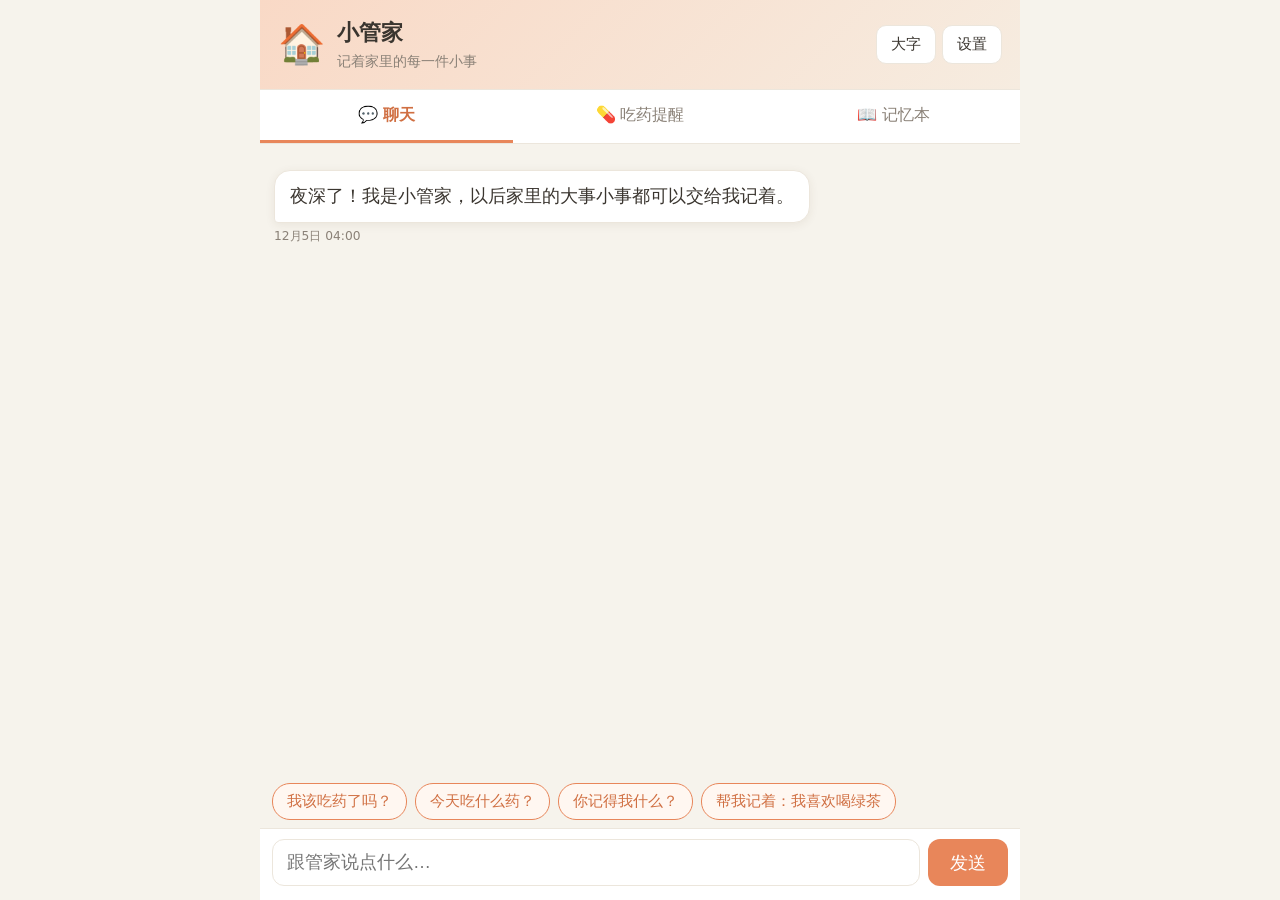
<file: AI管家/index.html>
<!DOCTYPE html>
<html lang="zh-CN">
<head>
<meta charset="UTF-8">
<meta name="viewport" content="width=device-width, initial-scale=1.0">
<title>AI 管家 · 全年龄家庭助手</title>
<link rel="stylesheet" href="style.css">
</head>
<body>
<div id="app">
  <header>
    <div class="brand">
      <span class="avatar">🏠</span>
      <div>
        <h1 id="butlerNameH">小管家</h1>
        <p class="greet" id="greetLine">记着家里的每一件小事</p>
      </div>
    </div>
    <div>
      <button class="icon-btn" id="bigFontBtn">大字</button>
      <button class="icon-btn" id="settingsBtn">设置</button>
    </div>
  </header>

  <nav class="tabs">
    <button data-tab="chat" class="active">💬 聊天</button>
    <button data-tab="meds">💊 吃药提醒</button>
    <button data-tab="memory">📖 记忆本</button>
  </nav>

  <main>
    <section class="panel active" data-panel="chat">
      <div id="messages"></div>
      <div id="chips"></div>
      <div class="composer">
        <input id="chatInput" type="text" placeholder="跟管家说点什么…" autocomplete="off">
        <button id="sendBtn">发送</button>
      </div>
    </section>

    <section class="panel" data-panel="meds">
      <div id="nextDose"></div>
      <button class="btn-ghost" id="addMedBtn" style="width:100%">＋ 添加药品</button>
      <div id="medForm" hidden>
        <label>药名</label>
        <input id="medName" placeholder="如：阿司匹林">
        <label>每次用量</label>
        <input id="medDose" placeholder="如：1片 / 1袋">
        <label>服用时间（可多个，用逗号分开）</label>
        <input id="medTimes" placeholder="如：08:00, 12:30, 18:30">
        <label>备注（可选）</label>
        <input id="medNote" placeholder="如：饭后吃">
        <div class="form-actions">
          <button class="btn-primary" id="medSaveBtn" style="flex:1">保存</button>
          <button class="btn-ghost" id="medCancelBtn" style="flex:1">取消</button>
        </div>
      </div>
      <div id="medList"></div>
    </section>

    <section class="panel" data-panel="memory">
      <div id="vitals"></div>
      <button class="btn-ghost" id="addFactBtn" style="width:100%">＋ 手动记一笔</button>
      <input id="factInput" type="text" placeholder="比如：爸爸喜欢饭后散步" hidden>
      <div id="factList"></div>
    </section>
  </main>

  <div id="reminderBanner" hidden>
    <h4>💊 该吃药啦</h4>
    <p id="reminderText"></p>
    <div class="banner-actions">
      <button id="reminderOkBtn">我吃过了</button>
      <button id="reminderLaterBtn">稍后再说</button>
    </div>
  </div>

  <div class="modal-mask" id="settingsModal">
    <div class="modal">
      <h2>设置</h2>
      <p class="hint">这里配置管家和家人的信息。数据只保存在这台电脑的浏览器里，不会上传。</p>
      <label>家人称呼</label>
      <input id="setFamily" placeholder="如：爸爸 / 王叔叔 / 老妈">
      <label>家人生日（可选）</label>
      <input id="setBirthday" type="date">
      <label>管家名字</label>
      <input id="setButler">
      <label>管家性格</label>
      <textarea id="setPersona" rows="2"></textarea>
      <label>回复方式</label>
      <div class="radio-row">
        <label><input type="radio" name="apiMode" id="apiModeMock" checked> 模拟模式（离线可用）</label>
        <label><input type="radio" name="apiMode" id="apiModeApi"> 真实 AI（需填接口）</label>
      </div>
      <div id="apiFields" hidden>
        <label>接口地址</label>
        <input id="apiBase" placeholder="https://api.openai.com/v1">
        <label>模型名称</label>
        <input id="apiModel" placeholder="gpt-4o-mini">
        <label>密钥（只存在本机）</label>
        <input id="apiKey" type="password" placeholder="sk-...">
        <p class="hint">支持 OpenAI 兼容接口：DeepSeek（https://api.deepseek.com/v1，模型 deepseek-chat）、智谱（https://open.bigmodel.cn/api/paas/v4，模型 glm-4-flash）、Kimi（https://api.moonshot.cn/v1）等。推荐双击「启动.bat」后使用，可避开浏览器限制。</p>
      </div>
      <button class="btn-ghost" id="notifyBtn" style="margin-top:12px">🔔 开启系统通知（可选）</button>
      <div class="modal-actions">
        <button class="btn-ghost" id="closeSettings">取消</button>
        <button class="btn-primary" id="saveSettings">保存</button>
      </div>
      <p class="hint danger"><a href="#" id="clearData">清除全部数据（重新开始）</a></p>
    </div>
  </div>
</div>
<script src="app.js"></script>
</body>
</html>
</file>
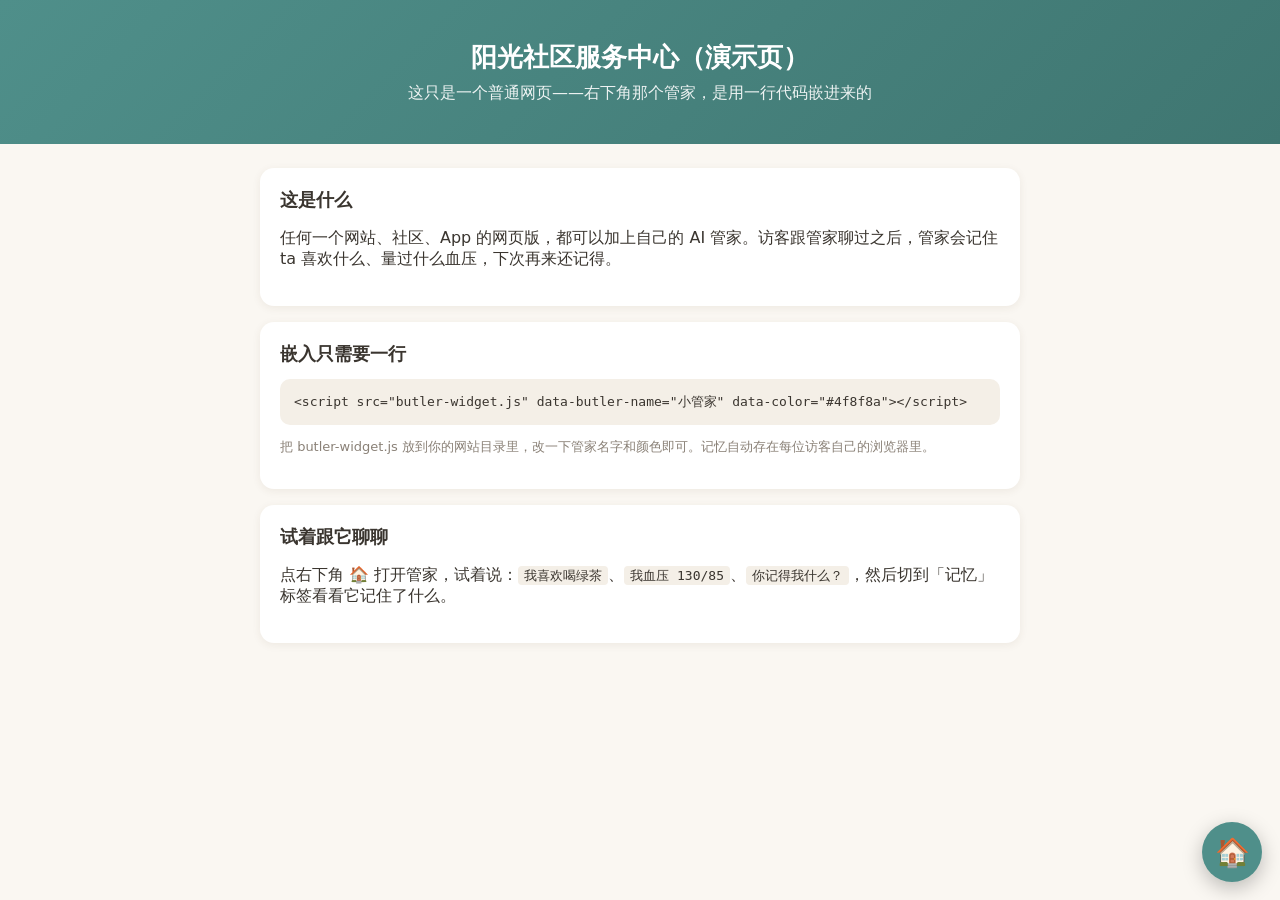
<file: AI管家/demo.html>
<!DOCTYPE html>
<html lang="zh-CN">
<head>
<meta charset="UTF-8">
<meta name="viewport" content="width=device-width, initial-scale=1.0">
<title>演示：把管家嵌进任意网站</title>
<style>
  body { margin: 0; font-family: "Microsoft YaHei", "PingFang SC", system-ui, sans-serif; color: #3a352f; background: #faf7f2; }
  header { background: linear-gradient(135deg, #4f8f8a, #3f7671); color: #fff; padding: 40px 20px; text-align: center; }
  header h1 { margin: 0 0 8px; font-size: 26px; }
  header p { margin: 0; opacity: .9; }
  main { max-width: 760px; margin: 0 auto; padding: 24px 18px 90px; }
  .card { background: #fff; border-radius: 14px; padding: 20px; margin-bottom: 16px; box-shadow: 0 2px 8px rgba(90,70,40,.08); }
  .card h2 { margin: 0 0 8px; font-size: 18px; }
  pre { background: #f4efe7; border-radius: 10px; padding: 14px; overflow-x: auto; font-size: 13px; }
  code { background: #f4efe7; border-radius: 4px; padding: 2px 6px; }
  .tip { color: #8a8177; font-size: 13px; }
</style>
</head>
<body>
  <header>
    <h1>阳光社区服务中心（演示页）</h1>
    <p>这只是一个普通网页——右下角那个管家，是用一行代码嵌进来的</p>
  </header>
  <main>
    <div class="card">
      <h2>这是什么</h2>
      <p>任何一个网站、社区、App 的网页版，都可以加上自己的 AI 管家。访客跟管家聊过之后，管家会记住 ta 喜欢什么、量过什么血压，下次再来还记得。</p>
    </div>
    <div class="card">
      <h2>嵌入只需要一行</h2>
      <pre>&lt;script src="butler-widget.js" data-butler-name="小管家" data-color="#4f8f8a"&gt;&lt;/script&gt;</pre>
      <p class="tip">把 butler-widget.js 放到你的网站目录里，改一下管家名字和颜色即可。记忆自动存在每位访客自己的浏览器里。</p>
    </div>
    <div class="card">
      <h2>试着跟它聊聊</h2>
      <p>点右下角 🏠 打开管家，试着说：<code>我喜欢喝绿茶</code>、<code>我血压 130/85</code>、<code>你记得我什么？</code>，然后切到「记忆」标签看看它记住了什么。</p>
    </div>
  </main>

  <!-- 嵌入管家（一行代码） -->
  <script src="butler-widget.js" data-butler-name="小管家" data-color="#4f8f8a"></script>
</body>
</html>
</file>
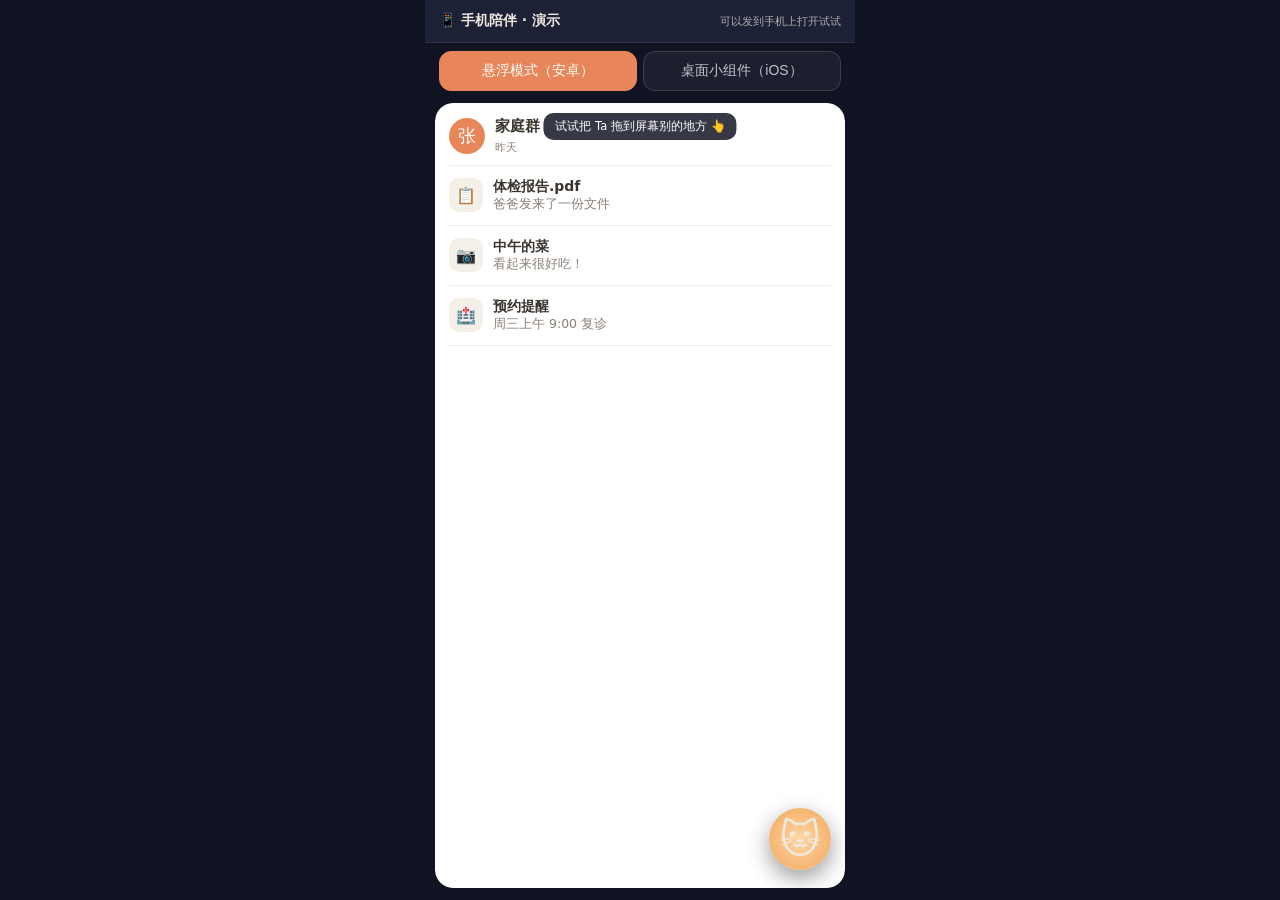
<file: AI管家平台/phone-pet-demo.html>
<!DOCTYPE html>
<html lang="zh-CN">
<head>
<meta charset="UTF-8">
<meta name="viewport" content="width=device-width, initial-scale=1.0, user-scalable=no">
<title>手机陪伴 · 玩法演示</title>
<style>
  * { box-sizing: border-box; margin: 0; padding: 0; }
  body {
    font-family: "Microsoft YaHei", "PingFang SC", system-ui, sans-serif;
    background: #101322;
    color: #efe9de;
    min-height: 100vh;
    display: flex;
    justify-content: center;
    touch-action: manipulation;
  }
  #app { width: min(100%, 430px); min-height: 100vh; display: flex; flex-direction: column; position: relative; overflow: hidden; }

  #topbar {
    display: flex; align-items: center; justify-content: space-between;
    padding: 12px 14px;
    background: #1d2136;
    border-bottom: 1px solid rgba(255,255,255,.08);
    font-size: 14px;
  }
  #modeTabs { display: flex; gap: 6px; padding: 8px 14px; }
  #modeTabs button {
    flex: 1;
    border: 1px solid rgba(255,255,255,.14);
    background: rgba(255,255,255,.05);
    color: #c7c1d2;
    border-radius: 12px;
    padding: 10px;
    font-size: 14px;
  }
  #modeTabs button.on { background: #e8865a; color: #fff; border-color: #e8865a; }

  /* ---------- 悬浮模式：宠物飘在“别的 App”上面 ---------- */
  #floatView { position: relative; flex: 1; min-height: 62vh; overflow: hidden; border-radius: 18px; margin: 4px 10px 12px; }
  #fakeApp {
    position: absolute; inset: 0;
    background: #fff;
    color: #3a352f;
    padding: 14px;
    border-radius: 18px;
    overflow: hidden;
  }
  #fakeApp .fa-head { display: flex; align-items: center; gap: 10px; padding-bottom: 10px; border-bottom: 1px solid #eee; }
  #fakeApp .fa-head .av { width: 36px; height: 36px; border-radius: 50%; background: #e8865a; display: flex; align-items: center; justify-content: center; font-size: 18px; color: #fff; }
  #fakeApp .fa-head b { display: block; font-size: 15px; }
  #fakeApp .fa-head span { font-size: 11px; color: #8a8177; }
  .fa-item { display: flex; gap: 10px; padding: 12px 0; border-bottom: 1px solid #f2ede4; }
  .fa-item .ic { width: 34px; height: 34px; border-radius: 10px; background: #f4efe7; display: flex; align-items: center; justify-content: center; flex: none; }
  .fa-item p { font-size: 12.5px; color: #8a8177; }
  .fa-item b { display: block; font-size: 14px; color: #3a352f; }
  #floatTip { position: absolute; top: 10px; left: 50%; transform: translateX(-50%); background: rgba(20,22,38,.85); color: #fff; font-size: 11.5px; padding: 6px 12px; border-radius: 10px; z-index: 5; white-space: nowrap; }

  #pet {
    position: absolute;
    right: 14px; bottom: 18px;
    width: 62px; height: 62px;
    display: flex; align-items: center; justify-content: center;
    font-size: 40px;
    background: radial-gradient(circle, #ffd6a5 0%, #f2a65a 100%);
    border-radius: 50%;
    box-shadow: 0 8px 22px rgba(0,0,0,.4);
    cursor: grab;
    touch-action: none;
    user-select: none;
    z-index: 8;
    animation: bob 2.8s ease-in-out infinite;
    transition: transform .2s;
  }
  #pet:active { cursor: grabbing; transform: scale(1.08); }
  @keyframes bob { 50% { transform: translateY(-5px); } }
  #bubble {
    position: absolute;
    bottom: 74px; right: -20px;
    max-width: 210px;
    background: #fff;
    color: #3a352f;
    border-radius: 14px;
    padding: 10px 13px;
    font-size: 13px;
    box-shadow: 0 6px 20px rgba(0,0,0,.35);
    animation: pop .3s ease;
  }
  #bubble::after {
    content: ""; position: absolute; bottom: -7px; right: 26px;
    border-left: 8px solid transparent; border-right: 8px solid transparent;
    border-top: 8px solid #fff;
  }
  @keyframes pop { from { transform: scale(.7); opacity: 0; } }

  /* ---------- 桌面小组件模式 ---------- */
  #widgetView { flex: 1; margin: 4px 10px 12px; border-radius: 18px; overflow: hidden; position: relative; }
  #homescreen {
    position: absolute; inset: 0;
    background: linear-gradient(160deg, #4a5b8a 0%, #2c3558 60%, #1d2340 100%);
    padding: 20px 16px;
    display: flex; flex-direction: column;
  }
  #clock { font-size: 40px; font-weight: 300; text-align: center; letter-spacing: 1px; }
  #dateLine { text-align: center; font-size: 12px; opacity: .8; margin-bottom: 18px; }
  #icons { display: grid; grid-template-columns: repeat(4, 1fr); gap: 14px 10px; justify-items: center; margin-bottom: 22px; }
  .icon { width: 46px; height: 46px; border-radius: 13px; background: rgba(255,255,255,.16); display: flex; align-items: center; justify-content: center; font-size: 24px; }
  #widget {
    margin-top: auto;
    background: linear-gradient(135deg, #ffd6a5, #ffb26b);
    color: #4a3520;
    border-radius: 22px;
    padding: 16px;
    box-shadow: 0 10px 30px rgba(0,0,0,.35);
  }
  .w-head { display: flex; align-items: center; gap: 10px; }
  .w-head .wp { font-size: 34px; }
  .w-head b { display: block; font-size: 16px; }
  .w-head span { font-size: 11.5px; opacity: .75; }
  .w-time { margin-left: auto; font-size: 12px; opacity: .75; }
  .w-note {
    background: rgba(255,255,255,.55);
    border-radius: 12px;
    padding: 9px 12px;
    margin: 12px 0;
    font-size: 13px;
  }
  #wOpen {
    width: 100%;
    border: 0;
    background: #4a3520;
    color: #ffe9d2;
    border-radius: 12px;
    padding: 11px;
    font-size: 14px;
  }
  #widgetTip { text-align: center; font-size: 11px; opacity: .7; margin-top: 10px; }

  /* ---------- 聊天面板 ---------- */
  #chatPanel {
    position: absolute; inset: 0;
    background: #191d30;
    display: flex; flex-direction: column;
    z-index: 20;
    animation: slide .25s ease;
  }
  #chatPanel[hidden] { display: none; }
  @keyframes slide { from { transform: translateY(40px); opacity: 0; } }
  .cp-head {
    display: flex; align-items: center; gap: 10px;
    padding: 13px 14px;
    background: #232842;
    border-bottom: 1px solid rgba(255,255,255,.08);
  }
  .cp-head .wp { font-size: 30px; }
  .cp-head b { font-size: 16px; }
  .cp-head span { font-size: 11.5px; color: #a49faf; }
  .cp-head button {
    margin-left: auto;
    border: 0; background: rgba(255,255,255,.1); color: #fff;
    width: 30px; height: 30px; border-radius: 50%; font-size: 15px;
  }
  #cpLog { flex: 1; overflow-y: auto; padding: 14px; display: flex; flex-direction: column; gap: 9px; }
  .cp-line { max-width: 82%; padding: 9px 13px; border-radius: 14px; font-size: 14px; line-height: 1.55; word-break: break-word; }
  .cp-line.them { align-self: flex-start; background: #3a4063; border-bottom-left-radius: 4px; }
  .cp-line.me { align-self: flex-end; background: #e8865a; color: #fff; border-bottom-right-radius: 4px; }
  .cp-line.typing { align-self: flex-start; color: #a49faf; font-style: italic; background: transparent; }
  .cp-composer { display: flex; gap: 8px; padding: 10px 12px 16px; }
  .cp-composer input {
    flex: 1; background: rgba(255,255,255,.08); border: 1px solid rgba(255,255,255,.14);
    color: #fff; border-radius: 12px; padding: 11px 13px; font-size: 14px; outline: none;
  }
  .cp-composer button { background: #e8865a; color: #fff; border: 0; border-radius: 12px; padding: 0 20px; font-size: 14px; }
</style>
</head>
<body>
<div id="app">
  <div id="topbar"><b>📱 手机陪伴 · 演示</b><span style="font-size:11px;opacity:.7">可以发到手机上打开试试</span></div>
  <div id="modeTabs">
    <button data-mode="float" class="on">悬浮模式（安卓）</button>
    <button data-mode="widget">桌面小组件（iOS）</button>
  </div>

  <!-- 悬浮模式：宠物盖在别的应用上 -->
  <div id="floatView">
    <div id="floatTip">试试把 Ta 拖到屏幕别的地方 👆</div>
    <div id="fakeApp">
      <div class="fa-head"><div class="av">张</div><div><b>家庭群</b><span>昨天</span></div></div>
      <div class="fa-item"><div class="ic">📋</div><div><b>体检报告.pdf</b><p>爸爸发来了一份文件</p></div></div>
      <div class="fa-item"><div class="ic">📷</div><div><b>中午的菜</b><p>看起来很好吃！</p></div></div>
      <div class="fa-item"><div class="ic">🏥</div><div><b>预约提醒</b><p>周三上午 9:00 复诊</p></div></div>
    </div>
    <div id="pet" title="点我聊天">🐱
      <div id="bubble" hidden></div>
    </div>
  </div>

  <!-- 桌面小组件模式 -->
  <div id="widgetView" hidden>
    <div id="homescreen">
      <div id="clock">12:00</div>
      <div id="dateLine">8月16日 星期六</div>
      <div id="icons">
        <span class="icon">💬</span><span class="icon">📸</span><span class="icon">🎵</span><span class="icon">📅</span>
        <span class="icon">🧭</span><span class="icon">🗺️</span><span class="icon">📮</span><span class="icon">⚙️</span>
      </div>
      <div id="widget">
        <div class="w-head">
          <span class="wp">🐱</span>
          <div><b>小满</b><span>你的陪伴管家</span></div>
          <span class="w-time" id="wTime">12:00</span>
        </div>
        <div class="w-note">📌 Ta 记得：你喜欢喝绿茶，血压 130/85</div>
        <button id="wOpen">和 Ta 说话</button>
        <p id="widgetTip">在真实 iPhone 上，这就是主屏幕小组件的样子</p>
      </div>
    </div>
  </div>

  <!-- 聊天面板 -->
  <div id="chatPanel" hidden>
    <div class="cp-head">
      <span class="wp">🐱</span>
      <div><b>小满</b><span>在线 · 记得你的一切</span></div>
      <button id="cpClose">×</button>
    </div>
    <div id="cpLog"></div>
    <div class="cp-composer">
      <input id="cpInput" placeholder="跟 Ta 说点什么…">
      <button id="cpSend">发送</button>
    </div>
  </div>
</div>

<script>
'use strict';

/* ============ 悬浮宠物（可拖动） ============ */
const pet = document.getElementById('pet');
const bubble = document.getElementById('bubble');
let drag = null;

pet.addEventListener('pointerdown', e => {
  drag = { x: e.clientX - pet.offsetLeft, y: e.clientY - pet.offsetTop };
  pet.setPointerCapture(e.pointerId);
});
pet.addEventListener('pointermove', e => {
  if (!drag) return;
  const view = document.getElementById('floatView').getBoundingClientRect();
  let left = e.clientX - drag.x - view.left;
  let top = e.clientY - drag.y - view.top;
  left = Math.max(4, Math.min(view.width - pet.offsetWidth - 4, left));
  top = Math.max(30, Math.min(view.height - pet.offsetHeight - 8, top));
  pet.style.left = left + 'px';
  pet.style.top = top + 'px';
  pet.style.right = 'auto';
  pet.style.bottom = 'auto';
});
pet.addEventListener('pointerup', () => { drag = null; });

/* ============ 主动说话的气泡 ============ */
const LINES = [
  '该吃药啦 💊',
  '记得多喝水哦 💧',
  '想你啦～今天过得好吗？',
  '你说过喜欢喝绿茶，我也泡了一杯 🍵',
  '早点休息，别熬夜哦 🌙'
];
function showBubble() {
  const h = new Date().getHours();
  let text = LINES[Math.floor(Math.random() * LINES.length)];
  if ([8, 12, 18].indexOf(h) >= 0) text = '该吃药啦 💊';
  bubble.textContent = text;
  bubble.hidden = false;
  clearTimeout(showBubble._t);
  showBubble._t = setTimeout(() => { bubble.hidden = true; }, 4200);
}
pet.addEventListener('click', e => {
  if (drag) return;
  openChat();
});
setInterval(showBubble, 9000);
setTimeout(showBubble, 2500);

/* ============ 小组件时钟 ============ */
function tick() {
  const d = new Date();
  const hm = d.getHours() + ':' + String(d.getMinutes()).padStart(2, '0');
  document.getElementById('clock').textContent = hm;
  document.getElementById('wTime').textContent = hm;
}
setInterval(tick, 1000);
tick();

/* ============ 模式切换 ============ */
document.querySelectorAll('#modeTabs button').forEach(btn => {
  btn.addEventListener('click', () => {
    document.querySelectorAll('#modeTabs button').forEach(b => b.classList.toggle('on', b === btn));
    document.getElementById('floatView').hidden = btn.dataset.mode !== 'float';
    document.getElementById('widgetView').hidden = btn.dataset.mode !== 'widget';
  });
});

/* ============ 聊天 ============ */
const log = document.getElementById('cpLog');
let busy = false;

function appendLine(who, text) {
  const d = document.createElement('div');
  d.className = 'cp-line ' + who;
  d.textContent = text;
  log.appendChild(d);
  log.scrollTop = log.scrollHeight;
  return d;
}

function replyFor(text) {
  if (/药/.test(text)) return '到点啦，记得吃药哦。吃完跟我说一声，我帮你记着 📝';
  if (/绿茶|茶/.test(text)) return '我记得你喜欢喝绿茶——我今天也泡了一杯 🍵';
  if (/喜欢/.test(text)) return '好～你说的话我都记着，写在墙上啦 📌';
  if (/难过|累|心情/.test(text)) return '我在呢。过来，先给你一个抱抱 🫂';
  if (/你是谁/.test(text)) return '我是小满，你的陪伴管家。可以住在你的桌面上，也可以住在小组件里 🐱';
  const lines = ['嗯嗯，我在听', '然后呢？我想听你继续说', '好呀，那我们一起'];
  return lines[Math.floor(Math.random() * lines.length)];
}

function openChat() {
  document.getElementById('chatPanel').hidden = false;
  if (!log.children.length) {
    appendLine('them', '你来啦～我在你手机里等着你呢 🐱');
  }
  document.getElementById('cpInput').focus();
}

async function send(raw) {
  const text = raw.trim();
  if (!text || busy) return;
  busy = true;
  appendLine('me', text);
  const t = appendLine('them', '正在输入…');
  await new Promise(r => setTimeout(r, 700 + Math.random() * 700));
  t.remove();
  appendLine('them', replyFor(text));
  busy = false;
}

document.getElementById('cpClose').addEventListener('click', () => {
  document.getElementById('chatPanel').hidden = true;
});
document.getElementById('cpSend').addEventListener('click', () => {
  const v = document.getElementById('cpInput').value;
  document.getElementById('cpInput').value = '';
  send(v);
});
document.getElementById('cpInput').addEventListener('keydown', e => {
  if (e.key === 'Enter') {
    const v = document.getElementById('cpInput').value;
    document.getElementById('cpInput').value = '';
    send(v);
  }
});
document.getElementById('wOpen').addEventListener('click', openChat);
</script>
</body>
</html>
</file>
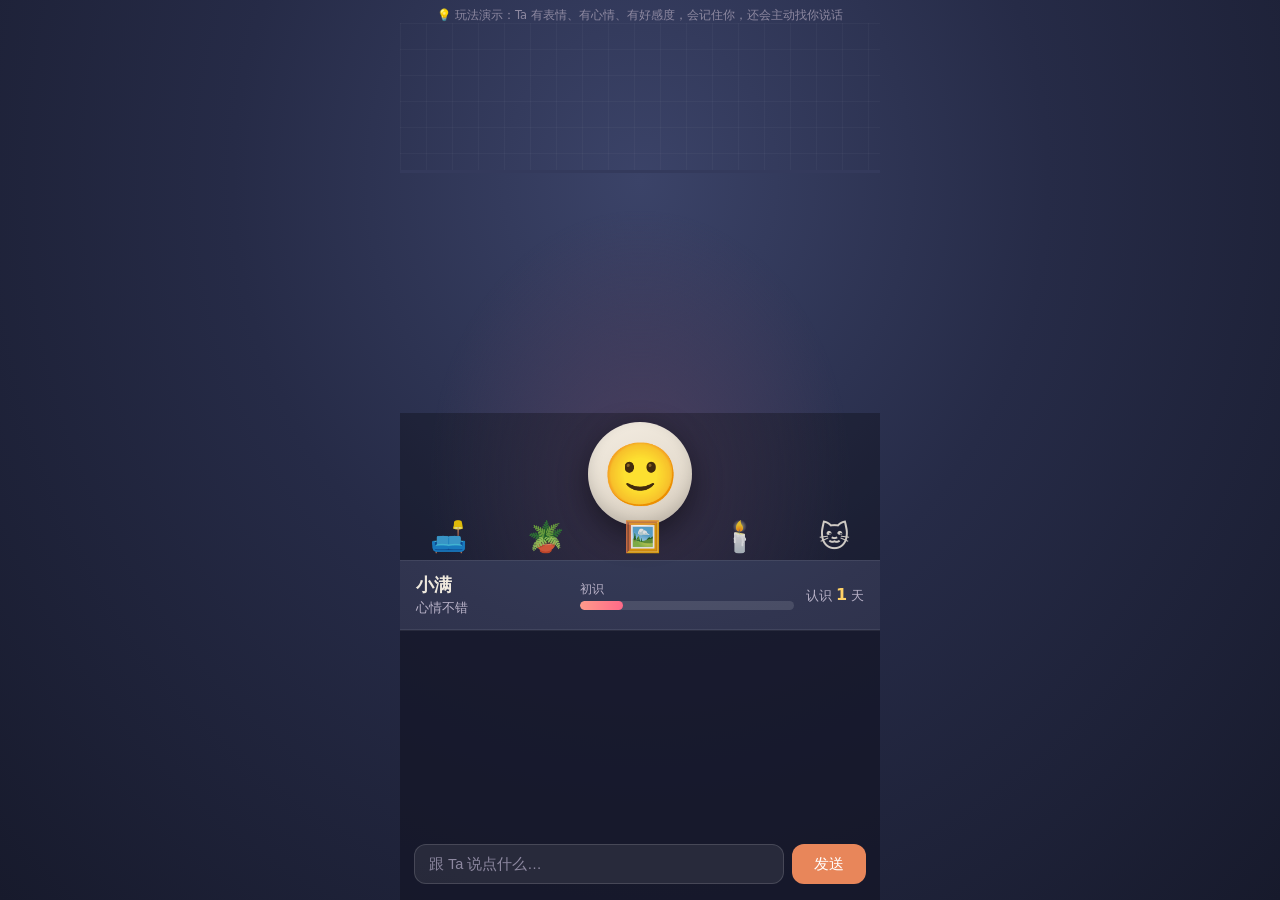
<file: AI管家平台/room-demo.html>
<!DOCTYPE html>
<html lang="zh-CN">
<head>
<meta charset="UTF-8">
<meta name="viewport" content="width=device-width, initial-scale=1.0">
<title>角色房间 · 玩法演示</title>
<style>
  * { box-sizing: border-box; margin: 0; padding: 0; }
  body {
    font-family: "Microsoft YaHei", "PingFang SC", system-ui, sans-serif;
    background: #141726;
    color: #efe9de;
    min-height: 100vh;
    display: flex;
    justify-content: center;
    overflow-x: hidden;
  }
  #room { width: min(100%, 480px); min-height: 100vh; display: flex; flex-direction: column; position: relative; }

  /* 房间背景 */
  #room::before {
    content: "";
    position: fixed; inset: 0; z-index: -1;
    background:
      radial-gradient(ellipse at 50% 20%, #3b4368 0%, #262b47 45%, #171a2c 100%);
  }
  #wall {
    position: relative;
    height: 150px;
    padding: 16px 14px;
    display: flex;
    flex-wrap: wrap;
    align-content: flex-start;
    gap: 10px;
    background:
      linear-gradient(rgba(255,255,255,.03) 1px, transparent 1px),
      linear-gradient(90deg, rgba(255,255,255,.03) 1px, transparent 1px);
    background-size: 26px 26px;
    border-bottom: 3px solid #343a5c;
  }
  .note {
    width: 88px;
    padding: 8px 7px;
    border-radius: 3px;
    font-size: 11.5px;
    color: #4a3f2f;
    box-shadow: 0 3px 8px rgba(0,0,0,.35);
    animation: drop .5s ease;
    user-select: none;
    transform: rotate(var(--rot, -2deg));
  }
  @keyframes drop { from { transform: translateY(-14px) rotate(0deg); opacity: 0; } }

  /* 场景（角色 + 家具） */
  #scene {
    position: relative;
    flex: 1;
    min-height: 220px;
    display: flex;
    align-items: flex-end;
    justify-content: center;
    padding-bottom: 8px;
    background:
      linear-gradient(180deg, transparent 62%, rgba(0,0,0,.28) 62%),
      radial-gradient(ellipse at 50% 78%, #4a3f5e 0%, transparent 62%);
  }
  #avatarWrap { position: relative; margin-bottom: 26px; }
  #aura {
    position: absolute; inset: -18px;
    border-radius: 50%;
    background: radial-gradient(circle, var(--aura) 0%, transparent 70%);
    opacity: .55;
    filter: blur(2px);
    animation: breathe 2.6s ease-in-out infinite;
  }
  @keyframes breathe { 50% { transform: scale(1.12); opacity: .75; } }
  #avatar {
    position: relative;
    width: 104px; height: 104px;
    display: flex; align-items: center; justify-content: center;
    font-size: 62px;
    background: linear-gradient(160deg, #f4ede2, #d9cfc0);
    border-radius: 50%;
    box-shadow: 0 10px 30px rgba(0,0,0,.45), inset 0 -6px 14px rgba(0,0,0,.15);
    animation: bob 3.2s ease-in-out infinite;
    transition: transform .3s;
  }
  @keyframes bob { 50% { transform: translateY(-5px); } }
  #furniture { position: absolute; bottom: 6px; left: 0; right: 0; display: flex; justify-content: space-around; font-size: 30px; opacity: .85; pointer-events: none; }

  /* 顶部信息 */
  #hud {
    display: flex;
    align-items: center;
    gap: 12px;
    padding: 12px 16px;
    background: rgba(255,255,255,.05);
    border-top: 1px solid rgba(255,255,255,.08);
    border-bottom: 1px solid rgba(255,255,255,.08);
  }
  #who { flex: 1; min-width: 0; }
  #who b { font-size: 18px; display: block; }
  #moodWord { font-size: 12.5px; color: #b9b2c8; }
  #affinity { flex: 1.4; min-width: 0; }
  #affLabel { display: block; font-size: 12px; color: #b9b2c8; margin-bottom: 3px; }
  #affBar { height: 9px; border-radius: 6px; background: rgba(255,255,255,.12); overflow: hidden; }
  #affFill { height: 100%; width: 20%; border-radius: 6px; background: linear-gradient(90deg, #ff9a8b, #ff6a88); transition: width .7s ease; }
  #days { text-align: right; font-size: 12.5px; color: #b9b2c8; flex: none; }
  #days b { color: #ffd166; font-size: 16px; }

  /* 对话舞台 */
  #stage {
    display: flex;
    flex-direction: column;
    min-height: 270px;
    background: rgba(20,22,38,.72);
    border-top: 1px solid rgba(255,255,255,.07);
  }
  #log { flex: 1; max-height: 300px; overflow-y: auto; padding: 14px 16px 6px; display: flex; flex-direction: column; gap: 9px; }
  .line { max-width: 86%; padding: 9px 13px; border-radius: 14px; font-size: 14.5px; line-height: 1.6; word-break: break-word; }
  .line.them { align-self: flex-start; background: #3a4063; color: #f1ede2; border-bottom-left-radius: 4px; }
  .line.me { align-self: flex-end; background: #e8865a; color: #fff; border-bottom-right-radius: 4px; }
  .line.typing { align-self: flex-start; color: #a49faf; font-style: italic; background: transparent; padding: 4px 2px; }
  .line .tiny { display: block; font-size: 10.5px; color: #8d88a0; margin-top: 3px; }
  #choices { display: flex; gap: 8px; flex-wrap: wrap; padding: 0 16px 10px; }
  #choices button {
    border: 1px solid rgba(232,134,90,.6);
    background: rgba(232,134,90,.12);
    color: #ffc9a8;
    border-radius: 16px;
    padding: 8px 14px;
    font-size: 13.5px;
    cursor: pointer;
  }
  #choices button:hover { background: rgba(232,134,90,.28); }
  #composer { display: flex; gap: 8px; padding: 10px 14px 16px; }
  #input {
    flex: 1;
    background: rgba(255,255,255,.08);
    border: 1px solid rgba(255,255,255,.14);
    color: #f1ede2;
    border-radius: 12px;
    padding: 11px 14px;
    font-size: 14.5px;
    outline: none;
  }
  #input::placeholder { color: #8d88a0; }
  #input:focus { border-color: #e8865a; }
  #send {
    background: #e8865a;
    color: #fff;
    border: 0;
    border-radius: 12px;
    padding: 0 22px;
    font-size: 15px;
    cursor: pointer;
  }

  #caption { text-align: center; font-size: 11.5px; color: #8d88a0; padding: 8px 12px 0; }

  #toast {
    position: fixed;
    left: 50%;
    transform: translateX(-50%);
    bottom: 26px;
    background: #fff;
    color: #4a3f2f;
    border-radius: 10px;
    padding: 9px 18px;
    font-size: 13.5px;
    box-shadow: 0 8px 24px rgba(0,0,0,.4);
    opacity: 0;
    transition: opacity .25s;
    pointer-events: none;
    z-index: 50;
  }
  #toast.show { opacity: 1; }
</style>
</head>
<body>
<div id="room">
  <p id="caption">💡 玩法演示：Ta 有表情、有心情、有好感度，会记住你，还会主动找你说话</p>
  <div id="wall"></div>
  <div id="scene">
    <div id="avatarWrap">
      <div id="aura"></div>
      <div id="avatar">🙂</div>
    </div>
    <div id="furniture"><span>🛋️</span><span>🪴</span><span>🖼️</span><span>🕯️</span><span>🐱</span></div>
  </div>
  <div id="hud">
    <div id="who"><b>小满</b><span id="moodWord">心情不错</span></div>
    <div id="affinity"><span id="affLabel">初识</span><div id="affBar"><div id="affFill"></div></div></div>
    <div id="days">认识 <b id="dayNum">1</b> 天</div>
  </div>
  <div id="stage">
    <div id="log"></div>
    <div id="choices"></div>
    <div id="composer">
      <input id="input" placeholder="跟 Ta 说点什么…">
      <button id="send">发送</button>
    </div>
  </div>
</div>
<div id="toast"></div>

<script>
'use strict';

/* ============ 状态（存浏览器本地，关掉再开还记得） ============ */
const LS = 'room-demo-v1';
function load() {
  try { return JSON.parse(localStorage.getItem(LS)); } catch (e) { return null; }
}
let S = load() || {
  mood: 'neutral', aff: 20, notes: [], first: Date.now(), greeted: false, msgs: 0
};
function save() { try { localStorage.setItem(LS, JSON.stringify(S)); } catch (e) {} }

/* ============ 心情系统 ============ */
const MOODS = {
  happy:   { emoji: '😊', word: '心情超好',   aura: '#ffd166' },
  love:    { emoji: '😍', word: '心里暖暖的', aura: '#ff7eb3' },
  shy:     { emoji: '😳', word: '害羞了',     aura: '#ff9a8b' },
  sad:     { emoji: '😢', word: '有点难过',   aura: '#8fb8ff' },
  angry:   { emoji: '😠', word: '在闹别扭',   aura: '#ff6b6b' },
  neutral: { emoji: '🙂', word: '心情不错',   aura: '#b8a6ff' }
};

function detectMood(text) {
  if (/讨厌|生气|滚|烦死|走开|别烦/.test(text)) return 'angry';
  if (/难过|伤心|哭|累|疼|痛|失眠|压力|孤单|不舒服|生病/.test(text)) return 'sad';
  if (/爱你|喜欢你|抱抱|亲亲|想你了|好想你/.test(text)) return 'love';
  if (/害羞|脸红|讨厌啦|哎哟/.test(text)) return 'shy';
  if (/开心|高兴|喜欢|谢谢|好棒|哈哈|真好|夸夸/.test(text)) return 'happy';
  return S.mood;
}

function applyMood(mood) {
  S.mood = mood;
  const m = MOODS[mood];
  $('#avatar').textContent = m.emoji;
  $('#moodWord').textContent = m.word;
  $('#aura').style.setProperty('--aura', m.aura);
  $('#aura').style.background = 'radial-gradient(circle, ' + m.aura + ' 0%, transparent 70%)';
  save();
}

/* ============ 好感度 ============ */
const LEVELS = [
  [0, '初识'], [20, '眼熟'], [40, '朋友'], [60, '知己'], [80, '挚友'], [95, '心里有你']
];
function levelName(aff) {
  let name = LEVELS[0][1];
  for (const [min, n] of LEVELS) if (aff >= min) name = n;
  return name;
}
function changeAff(delta) {
  const before = levelName(S.aff);
  S.aff = Math.max(0, Math.min(100, S.aff + delta));
  const after = levelName(S.aff);
  $('#affFill').style.width = S.aff + '%';
  $('#affLabel').textContent = after;
  if (before !== after) {
    toast('关系升级了：' + after + ' 🎉');
    sayLater('……我总觉得，我们好像更亲近了一点。');
  }
  save();
}

/* ============ 记忆便签 ============ */
const NOTE_COLORS = ['#ffd6a5', '#b8f2e6', '#c8b6ff', '#ffb3c6', '#fdffb6'];
function addNote(text, emoji) {
  S.notes.push({
    text: text,
    emoji: emoji || '',
    rot: (Math.random() * 8 - 4).toFixed(1) + 'deg',
    color: NOTE_COLORS[S.notes.length % NOTE_COLORS.length]
  });
  if (S.notes.length > 9) S.notes.shift();
  save();
  renderNotes();
  toast('Ta 把这件事记在了墙上 📌');
}

function renderNotes() {
  const wall = $('#wall');
  wall.innerHTML = '';
  if (!S.notes.length) {
    S.notes.push({ text: '认识的第 1 天', emoji: '✨', rot: '-2deg', color: NOTE_COLORS[0] });
    save();
  }
  S.notes.forEach(n => {
    const d = document.createElement('div');
    d.className = 'note';
    d.style.background = n.color;
    d.style.setProperty('--rot', n.rot);
    d.textContent = (n.emoji ? n.emoji + ' ' : '') + n.text;
    wall.appendChild(d);
  });
}

function extractNote(text) {
  let m = text.match(/我(?:最喜欢|喜欢)(?:喝|吃)?\s*(.{1,12})/);
  if (m) return addNote('Ta 喜欢 ' + m[1], '❤️');
  m = text.match(/我(?:最爱|爱)(?:喝|吃)?\s*(.{1,12})/);
  if (m) return addNote('Ta 爱 ' + m[1], '💕');
  m = text.match(/我(?:讨厌|不喜欢)(?:喝|吃)?\s*(.{1,12})/);
  if (m) return addNote('Ta 不喜欢 ' + m[1], '✖️');
  m = text.match(/我(?:叫|的名字是)\s*([\u4e00-\u9fa5A-Za-z]{1,8})/);
  if (m) return addNote('Ta 叫 ' + m[1], '👤');
  m = text.match(/生日是\s*(\d{1,2}月\d{1,2}日)/);
  if (m) return addNote('Ta 的生日 ' + m[1], '🎂');
}

/* ============ 对话 ============ */
let busy = false;
let idleTimer = null;

function $(id) { return document.getElementById(id); }

function appendLine(who, text, withTime) {
  const d = document.createElement('div');
  d.className = 'line ' + who;
  d.textContent = text;
  if (withTime) {
    const t = document.createElement('span');
    t.className = 'tiny';
    const now = new Date();
    t.textContent = now.getHours() + ':' + String(now.getMinutes()).padStart(2, '0');
    d.appendChild(t);
  }
  $('#log').appendChild(d);
  $('#log').scrollTop = $('#log').scrollHeight;
  return d;
}

function typeLine(text) {
  return new Promise(resolve => {
    const d = document.createElement('div');
    d.className = 'line them';
    $('#log').appendChild(d);
    let i = 0;
    const timer = setInterval(() => {
      i += 2;
      d.textContent = text.slice(0, i);
      $('#log').scrollTop = $('#log').scrollHeight;
      if (i >= text.length) { clearInterval(timer); resolve(); }
    }, 34);
  });
}

function sayLater(text) {
  setTimeout(async () => {
    if (busy) return;
    busy = true;
    const t = appendLine('them', '…');
    t.textContent = '正在输入…';
    await sleep(700 + Math.random() * 900);
    t.remove();
    await typeLine(text);
    busy = false;
    resetIdle();
  }, 2600);
}

function sleep(ms) { return new Promise(r => setTimeout(r, ms)); }

function toast(msg) {
  const t = $('#toast');
  t.textContent = msg;
  t.classList.add('show');
  clearTimeout(t._timer);
  t._timer = setTimeout(() => t.classList.remove('show'), 2400);
}

/* ============ 回复 ============ */
function choicesFor(text) {
  if (/难过|累|压力|心情/.test(text)) return ['抱抱我 🤗', '陪我聊聊天', '给我讲个笑话'];
  if (/药/.test(text)) return ['好，我这就去吃 💊', '再等十分钟 ⏰'];
  if (/饿|吃|饭/.test(text)) return ['煮碗面给你 🍜', '点个外卖 🛵', '先喝杯热水 ☕'];
  if (/开心|哈哈|好棒/.test(text)) return ['那今天一起庆祝！🎉', '我也好开心 😊', '再讲一件开心的事'];
  if (/想你了|想你/.test(text)) return ['我也想你 💕', '那我们待久一点', '明天也要来见我哦'];
  return ['今天想你了 💭', '给我讲讲你的一天', '我们一起做点什么吧'];
}

function replyFor(text, mood) {
  if (/药/.test(text)) return '到点啦，记得吃药哦。吃完跟我说一声，我帮你记着 📝';
  if (/绿茶|茶/.test(text)) return '我记得你喜欢喝绿茶——我今天也泡了一杯 🍵';
  if (/记(住|着)/.test(text)) return '好～你说的话，我都记在墙上了 📌';
  const r = {
    happy: ['嘿嘿，你开心我就开心～', '真好！那我今天也要开开心心的 ✨', '被你传染了，我现在心情超好 😊'],
    love: ['我……我也是！今天更更喜欢你了 💕', '被你这么说，我心跳都加快了……', '那你以后每天都要跟我说 🥺'],
    shy: ['你、你突然这么说，我有点害羞啦 😳', '（脸红了）不许这样看着我！'],
    sad: ['我在呢，别难过。要不要我陪你待一会儿？', '过来，先给你一个抱抱 🫂', '慢慢说，我听着，一件一件来'],
    angry: ['哼……我知道错了还不行嘛，你别生气', '（小声）那我下次不这样了……', '好啦好啦，我哄你开心还不行吗'],
    neutral: ['嗯嗯，我在听', '然后呢？我想听你继续说', '好呀，那我们一起']
  };
  const list = r[mood] || r.neutral;
  return list[Math.floor(Math.random() * list.length)];
}

/* ============ 发送 ============ */
async function send(raw) {
  const text = raw.trim();
  if (!text || busy) return;
  busy = true;
  S.msgs++;
  appendLine('me', text, true);
  extractNote(text);

  const mood = detectMood(text);
  applyMood(mood);
  const delta = mood === 'love' ? 5 : mood === 'happy' ? 4 : mood === 'neutral' ? 2 : mood === 'shy' ? 3 : -4;
  changeAff(delta);

  const t = appendLine('them', '正在输入…');
  await sleep(700 + Math.random() * 900);
  t.remove();
  await typeLine(replyFor(text, mood));
  busy = false;
  save();
  renderChoices(text);
  resetIdle();
}

function renderChoices(text) {
  const box = $('#choices');
  box.innerHTML = '';
  choicesFor(text).forEach(c => {
    const b = document.createElement('button');
    b.textContent = c;
    b.addEventListener('click', () => {
      box.innerHTML = '';
      $('#input').value = '';
      send(c.replace(/\s+[^\s]+$/, '')); // 去掉选项末尾 emoji 再发
    });
    box.appendChild(b);
  });
}

/* ============ 主动说话 ============ */
function resetIdle() {
  clearTimeout(idleTimer);
  idleTimer = setTimeout(() => {
    if (busy) return;
    const mem = S.notes.filter(n => n.text.startsWith('Ta 喜欢') || n.text.startsWith('Ta 爱'));
    if (mem.length) {
      const n = mem[Math.floor(Math.random() * mem.length)];
      sayLater('对了，' + n.text.replace('Ta ', '你说过你') + '——我还记得呢 ✨');
    } else {
      sayLater('你在干嘛呢……我有点想你了');
    }
  }, 40000);
}

/* ============ 天数 & 初始化 ============ */
function renderDays() {
  $('#dayNum').textContent = Math.max(1, Math.floor((Date.now() - S.first) / 86400000) + 1);
}

function init() {
  renderNotes();
  renderDays();
  applyMood(S.mood);
  $('#affFill').style.width = S.aff + '%';
  $('#affLabel').textContent = levelName(S.aff);
  if (!S.greeted) {
    S.greeted = true;
    save();
    setTimeout(async () => {
      await typeLine('你来啦～我等你好久了。今天过得怎么样？');
      renderChoices('今天过得怎么样');
      resetIdle();
    }, 600);
  } else {
    setTimeout(async () => {
      await typeLine('你回来啦。我一直在这等你呢 🏠');
      resetIdle();
    }, 400);
  }
  $('#send').addEventListener('click', () => {
    const v = $('#input').value;
    $('#input').value = '';
    send(v);
  });
  $('#input').addEventListener('keydown', e => {
    if (e.key === 'Enter') {
      const v = $('#input').value;
      $('#input').value = '';
      send(v);
    }
  });
}

document.addEventListener('DOMContentLoaded', init);
</script>
</body>
</html>
</file>
<file: AI管家/style.css>
:root {
  --bg: #f6f3ec;
  --card: #ffffff;
  --ink: #3a352f;
  --sub: #8a8177;
  --accent: #e8865a;
  --accent-dark: #d06f42;
  --user: #4f8f8a;
  --line: #ece6dc;
  --shadow: 0 2px 10px rgba(90,70,40,.08);
}

* { box-sizing: border-box; }
html, body { height: 100%; }

body {
  margin: 0;
  font-family: "Microsoft YaHei", "PingFang SC", "Noto Sans CJK SC", system-ui, sans-serif;
  background: var(--bg);
  color: var(--ink);
  font-size: 18px;
  line-height: 1.6;
}
body.big { font-size: 22px; }

#app {
  max-width: 760px;
  margin: 0 auto;
  height: 100vh;
  display: flex;
  flex-direction: column;
  background: var(--bg);
  position: relative;
}

header {
  padding: 14px 18px;
  display: flex;
  align-items: center;
  justify-content: space-between;
  background: linear-gradient(135deg, #f9d9c6, #f6ece0);
  border-bottom: 1px solid var(--line);
}
.brand { display: flex; align-items: center; gap: 12px; }
.avatar { font-size: 38px; }
h1 { margin: 0; font-size: 1.2em; }
.greet { margin: 0; color: var(--sub); font-size: .78em; }
.icon-btn {
  border: 1px solid var(--line);
  background: #fff;
  border-radius: 10px;
  padding: 8px 14px;
  font-size: .85em;
  cursor: pointer;
  color: var(--ink);
}

.tabs {
  display: flex;
  background: #fff;
  border-bottom: 1px solid var(--line);
  position: sticky;
  top: 0;
  z-index: 5;
}
.tabs button {
  flex: 1;
  padding: 14px 8px;
  border: 0;
  background: transparent;
  font-size: .9em;
  color: var(--sub);
  cursor: pointer;
  border-bottom: 3px solid transparent;
}
.tabs button.active {
  color: var(--accent-dark);
  border-bottom-color: var(--accent);
  font-weight: 700;
}

main { flex: 1; overflow: hidden; display: flex; }
.panel { display: none; width: 100%; height: 100%; flex-direction: column; overflow: hidden; }
.panel.active { display: flex; }
.panel[data-panel="meds"], .panel[data-panel="memory"] { overflow-y: auto; padding: 16px; }

#messages { flex: 1; overflow-y: auto; padding: 16px 14px; }
.msg { display: flex; margin: 10px 0; flex-direction: column; }
.msg .bubble {
  max-width: 82%;
  padding: 11px 15px;
  border-radius: 16px;
  white-space: pre-wrap;
  word-break: break-word;
}
.msg.user { align-items: flex-end; }
.msg.user .bubble { background: var(--user); color: #fff; border-bottom-right-radius: 4px; }
.msg.assistant { align-items: flex-start; }
.msg.assistant .bubble {
  background: #fff;
  border: 1px solid var(--line);
  border-bottom-left-radius: 4px;
  box-shadow: var(--shadow);
}
.msg .time { font-size: .68em; color: var(--sub); margin-top: 4px; }
.msg.typing .bubble { color: var(--sub); font-style: italic; }

#chips { padding: 0 12px 8px; display: flex; gap: 8px; flex-wrap: wrap; }
#chips button {
  border: 1px solid var(--accent);
  background: #fff7f1;
  color: var(--accent-dark);
  border-radius: 18px;
  padding: 8px 14px;
  font-size: .82em;
  cursor: pointer;
}

.composer {
  display: flex;
  gap: 8px;
  padding: 10px 12px 14px;
  background: #fff;
  border-top: 1px solid var(--line);
}
.composer input {
  flex: 1;
  font-size: 1em;
  padding: 12px 14px;
  border: 1px solid var(--line);
  border-radius: 12px;
  outline: none;
}
.composer input:focus { border-color: var(--accent); }
#sendBtn {
  background: var(--accent);
  color: #fff;
  border: 0;
  border-radius: 12px;
  padding: 0 22px;
  font-size: 1em;
  cursor: pointer;
}

.card {
  background: #fff;
  border: 1px solid var(--line);
  border-radius: 16px;
  padding: 16px;
  box-shadow: var(--shadow);
  margin-bottom: 12px;
}
.next-card { background: linear-gradient(135deg, #fff3e8, #ffe9dc); }
.next-card h3 { margin: 0 0 6px; font-size: 1em; color: var(--sub); }
.next-card .big { font-size: 1.35em; font-weight: 800; margin: 2px 0; }
.countdown { color: var(--accent-dark); font-weight: 700; }
.med-row { display: flex; justify-content: space-between; align-items: center; gap: 10px; }
.med-name { font-weight: 700; font-size: 1.05em; }
.med-sub { color: var(--sub); font-size: .8em; }
.chips2 { display: flex; flex-wrap: wrap; gap: 6px; margin-top: 8px; }
.chips2 span { background: #f3efe7; border-radius: 10px; padding: 4px 10px; font-size: .8em; }
.chips2 span.done { background: #e4f3e8; color: #3c7a4f; text-decoration: line-through; }
.med-actions button, .fact-del {
  border: 1px solid var(--line);
  background: #fff;
  border-radius: 8px;
  padding: 6px 10px;
  font-size: .78em;
  cursor: pointer;
  margin-left: 6px;
}

.btn-primary {
  background: var(--accent);
  color: #fff;
  border: 0;
  border-radius: 12px;
  padding: 12px 20px;
  font-size: 1em;
  cursor: pointer;
}
.btn-ghost {
  background: #fff;
  color: var(--ink);
  border: 1px solid var(--line);
  border-radius: 12px;
  padding: 12px 20px;
  font-size: 1em;
  cursor: pointer;
}

#medForm {
  background: #fff;
  border: 1px dashed var(--accent);
  border-radius: 16px;
  padding: 16px;
  margin-bottom: 12px;
}
#medForm label { display: block; margin-top: 10px; font-size: .82em; color: var(--sub); }
#medForm input {
  width: 100%;
  font-size: .95em;
  padding: 10px 12px;
  border: 1px solid var(--line);
  border-radius: 10px;
  margin-top: 4px;
}
.form-actions { display: flex; gap: 10px; margin-top: 14px; }

.fact-item {
  display: flex;
  justify-content: space-between;
  align-items: center;
  gap: 8px;
  padding: 10px 4px;
  border-bottom: 1px dashed var(--line);
}
#factInput {
  width: 100%;
  font-size: 1em;
  padding: 12px 14px;
  border: 1px solid var(--line);
  border-radius: 12px;
  margin: 10px 0;
}

#reminderBanner {
  position: fixed;
  left: 50%;
  transform: translateX(-50%);
  bottom: 18px;
  width: min(92%, 560px);
  background: #fff;
  border: 2px solid var(--accent);
  border-radius: 18px;
  padding: 16px;
  box-shadow: 0 8px 30px rgba(0,0,0,.18);
  z-index: 50;
  animation: pulse 1.2s infinite alternate;
}
@keyframes pulse {
  from { box-shadow: 0 8px 20px rgba(232,134,90,.25); }
  to { box-shadow: 0 8px 30px rgba(232,134,90,.55); }
}
#reminderBanner h4 { margin: 0 0 4px; color: var(--accent-dark); font-size: 1.05em; }
#reminderBanner p { margin: 4px 0 10px; font-size: .95em; }
.banner-actions { display: flex; gap: 10px; }
#reminderBanner button { flex: 1; padding: 12px; border-radius: 12px; font-size: .95em; cursor: pointer; border: 0; }
#reminderOkBtn { background: var(--accent); color: #fff; }
#reminderLaterBtn { background: #f1ede5; color: var(--ink); }

.modal-mask {
  position: fixed;
  inset: 0;
  background: rgba(40,30,20,.45);
  display: none;
  align-items: center;
  justify-content: center;
  z-index: 100;
  padding: 16px;
}
.modal-mask.show { display: flex; }
.modal {
  background: #fff;
  border-radius: 18px;
  padding: 20px;
  width: min(100%, 560px);
  max-height: 88vh;
  overflow-y: auto;
}
.modal h2 { margin: 0 0 6px; }
.modal label { display: block; margin-top: 12px; font-size: .82em; color: var(--sub); }
.modal input, .modal select, .modal textarea {
  width: 100%;
  font-size: .95em;
  padding: 10px 12px;
  border: 1px solid var(--line);
  border-radius: 10px;
  margin-top: 4px;
}
.radio-row { display: flex; gap: 14px; margin-top: 6px; flex-wrap: wrap; }
.radio-row label { display: flex; align-items: center; gap: 6px; margin: 0; font-size: .9em; color: var(--ink); }
.modal-actions { display: flex; justify-content: flex-end; gap: 10px; margin-top: 18px; }
.danger { color: #b3402f; }
.danger a { color: #b3402f; }
.hint { font-size: .78em; color: var(--sub); margin-top: 6px; }
.empty { color: var(--sub); text-align: center; padding: 30px 10px; }
</file>
